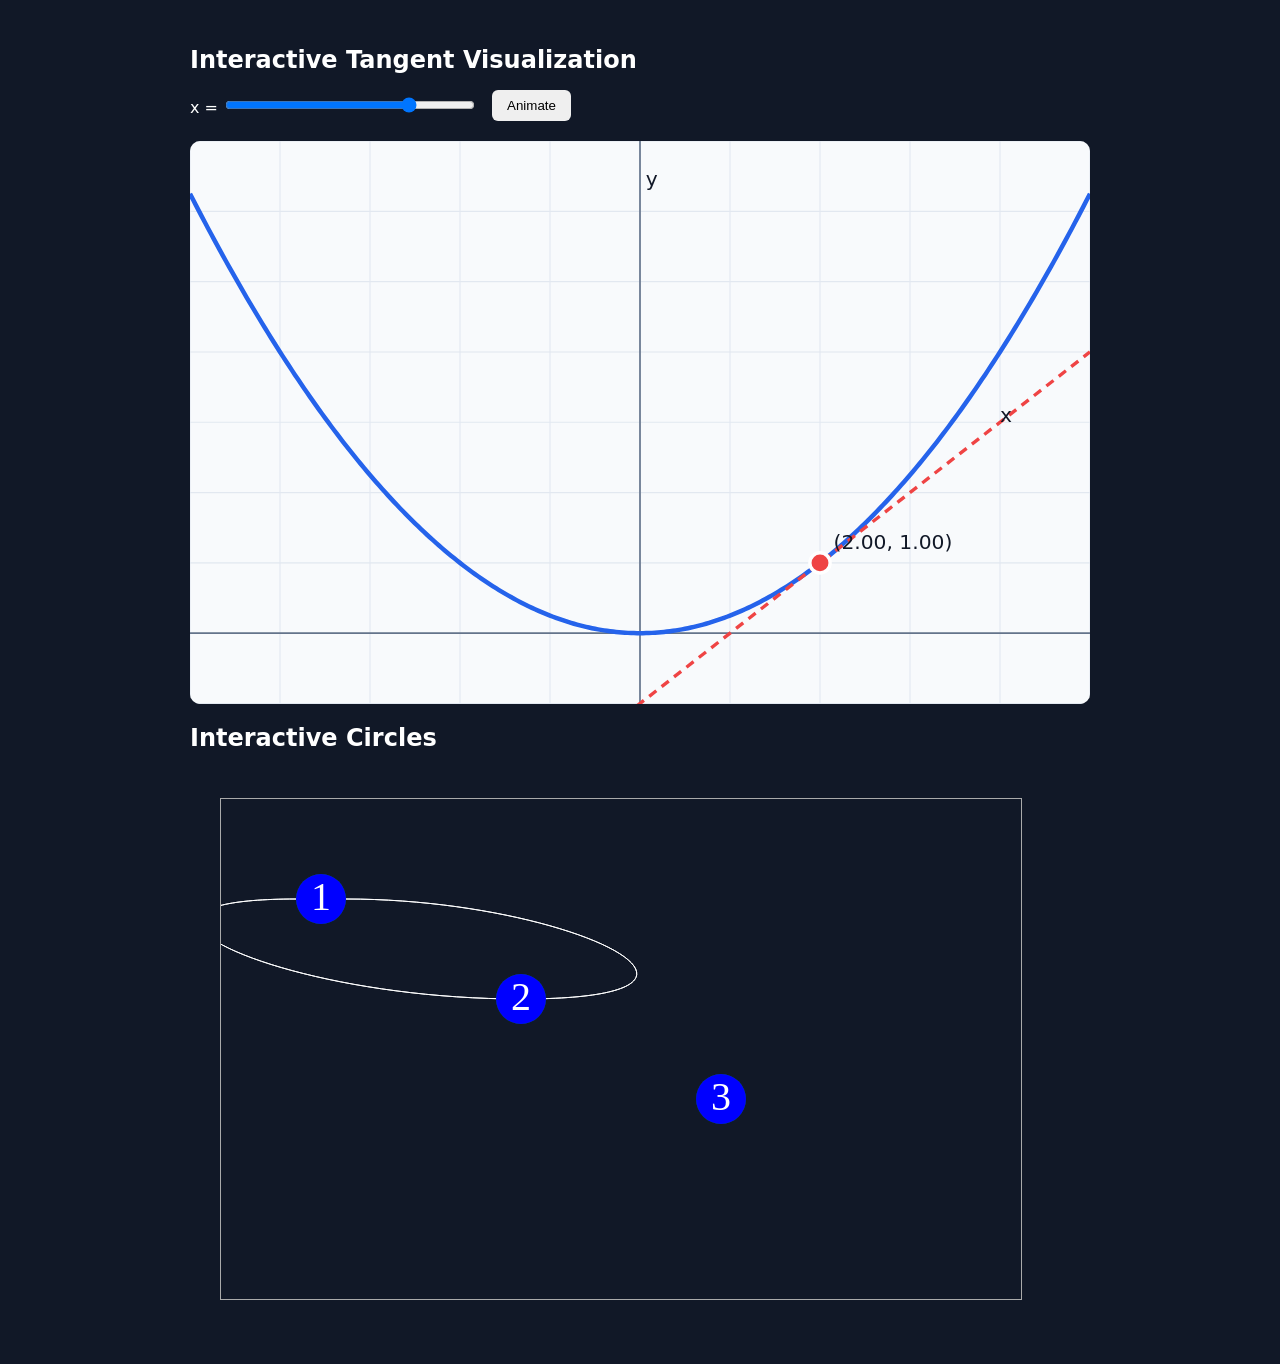
<file: blog/blog_scripts.html>
<!DOCTYPE html>
<html lang="en">
<head>
    <meta charset="UTF-8">
    <meta name="viewport" content="width=device-width, initial-scale=1.0">
    <title>Scripts of the blog</title>

    <style>
        body {
            margin: 0;
            font-family: system-ui, sans-serif;
            background: #111827;
            color: white;
            display: flex;
            justify-content: center;
        }

        .container {
            width: min(900px, 95vw);
            padding: 30px;
        }

        h1 {
            font-size: 24px;
        }

        .controls {
            display: flex;
            align-items: center;
            gap: 15px;
            margin-bottom: 20px;
        }

        input {
            width: 250px;
        }

        button {
            padding: 8px 15px;
            border: 0;
            border-radius: 6px;
            cursor: pointer;
        }

        svg {
            width: 100%;
            background: #f8fafc;
            border-radius: 10px;
        }

        .axis {
            stroke: #64748b;
            stroke-width: 1.5;
        }

        .grid {
            stroke: #e2e8f0;
            stroke-width: 1;
        }

        .function {
            fill: none;
            stroke: #2563eb;
            stroke-width: 4;
        }

        .tangent {
            stroke: #ef4444;
            stroke-width: 3;
            stroke-dasharray: 8 6;
        }

        .point {
            fill: #ef4444;
            stroke: white;
            stroke-width: 3;
            cursor: grab;
        }

        .point:active {
            cursor: grabbing;
        }

        text {
            user-select: none;
        }

        #info {
            color: #cbd5e1;
            margin-top: 15px;
        }

        canvas {
        border: 1px solid #aaa;
        cursor: grab;
        }

        canvas:active {
        cursor: grabbing;
        }
    </style>
</head>

<body>

<div class="container">

    <h1>Interactive Tangent Visualization</h1>

    <div class="controls">
        <label>
            x =
            <input id="slider"
                   type="range"
                   min="-4"
                   max="4"
                   step="0.01"
                   value="2">
        </label>

        <button id="animateButton">
            Animate
        </button>
    </div>

    <svg id="scene" viewBox="0 0 800 500">

        <!-- Grid -->
        <g id="grid"></g>

        <!-- Axes -->
        <line id="xAxis" class="axis"/>
        <line id="yAxis" class="axis"/>

        <!-- Function -->
        <path id="function" class="function"/>

        <!-- Tangent -->
        <line id="tangent" class="tangent"/>

        <!-- Point -->
        <circle id="point" class="point" r="9"/>

        <!-- Labels -->
        <text id="pointLabel"
              font-size="18"
              fill="#111827"/>

        <text x="720" y="250"
              font-size="18"
              fill="#111827">
            x
        </text>

        <text x="405" y="40"
              font-size="18"
              fill="#111827">
            y
        </text>

    </svg>




    <h1>Interactive Circles</h1>

    <div class="container">
        <canvas id="canvas" width="800" height="500"></canvas>
    </div>


</div>




<script>

    //
    // ------------------------------------------------------------
    // 1. Mathematical model
    // ------------------------------------------------------------
    //

    // Our function:
    //
    //                 x²
    //        f(x) =  ----
    //                  4
    //

    function f(x) {
        return x * x / 4;
    }


    // Its derivative:
    //
    //        f'(x) = x / 2
    //

    function derivative(x) {
        return x / 2;
    }


    //
    // ------------------------------------------------------------
    // 2. Coordinate system
    // ------------------------------------------------------------
    //

    const svg = document.getElementById("scene");

    const WIDTH = 800;
    const HEIGHT = 500;

    const X_MIN = -5;
    const X_MAX = 5;

    const Y_MIN = -1;
    const Y_MAX = 7;


    // Convert mathematical coordinates
    // into SVG pixel coordinates.

    function sx(x) {
        return (x - X_MIN)
            / (X_MAX - X_MIN)
            * WIDTH;
    }

    function sy(y) {
        return HEIGHT -
            (y - Y_MIN)
            / (Y_MAX - Y_MIN)
            * HEIGHT;
    }


    //
    // ------------------------------------------------------------
    // 3. Draw grid
    // ------------------------------------------------------------
    //

    const grid = document.getElementById("grid");

    for (let x = X_MIN; x <= X_MAX; x++) {

        const line = document.createElementNS(
            "http://www.w3.org/2000/svg",
            "line"
        );

        line.setAttribute("x1", sx(x));
        line.setAttribute("x2", sx(x));
        line.setAttribute("y1", 0);
        line.setAttribute("y2", HEIGHT);

        line.classList.add("grid");

        grid.appendChild(line);
    }


    for (let y = Y_MIN; y <= Y_MAX; y++) {

        const line = document.createElementNS(
            "http://www.w3.org/2000/svg",
            "line"
        );

        line.setAttribute("x1", 0);
        line.setAttribute("x2", WIDTH);
        line.setAttribute("y1", sy(y));
        line.setAttribute("y2", sy(y));

        line.classList.add("grid");

        grid.appendChild(line);
    }


    //
    // ------------------------------------------------------------
    // 4. Draw axes
    // ------------------------------------------------------------
    //

    const xAxis = document.getElementById("xAxis");
    const yAxis = document.getElementById("yAxis");

    xAxis.setAttribute("x1", sx(X_MIN));
    xAxis.setAttribute("x2", sx(X_MAX));
    xAxis.setAttribute("y1", sy(0));
    xAxis.setAttribute("y2", sy(0));

    yAxis.setAttribute("x1", sx(0));
    yAxis.setAttribute("x2", sx(0));
    yAxis.setAttribute("y1", sy(Y_MIN));
    yAxis.setAttribute("y2", sy(Y_MAX));


    //
    // ------------------------------------------------------------
    // 5. Draw function
    // ------------------------------------------------------------
    //

    const functionPath =
        document.getElementById("function");

    let path = "";

    const samples = 300;

    for (let i = 0; i <= samples; i++) {

        const x =
            X_MIN +
            (X_MAX - X_MIN) * i / samples;

        const y = f(x);

        const px = sx(x);
        const py = sy(y);

        if (i === 0) {
            path += `M ${px} ${py}`;
        } else {
            path += ` L ${px} ${py}`;
        }
    }

    functionPath.setAttribute("d", path);


    //
    // ------------------------------------------------------------
    // 6. Interactive state
    // ------------------------------------------------------------
    //

    let currentX = 2;

    const point =
        document.getElementById("point");

    const tangent =
        document.getElementById("tangent");

    const pointLabel =
        document.getElementById("pointLabel");

    const slider =
        document.getElementById("slider");

    const info =
        document.getElementById("info");


    //
    // ------------------------------------------------------------
    // 7. Update the entire visualization
    // ------------------------------------------------------------
    //

    function update() {

        const x = currentX;
        const y = f(x);
        const slope = derivative(x);

        //
        // Move point
        //

        point.setAttribute("cx", sx(x));
        point.setAttribute("cy", sy(y));


        //
        // Tangent equation:
        //
        // y = f(a) + f'(a)(x-a)
        //

        const x1 = X_MIN;
        const x2 = X_MAX;

        const y1 =
            y + slope * (x1 - x);

        const y2 =
            y + slope * (x2 - x);


        tangent.setAttribute("x1", sx(x1));
        tangent.setAttribute("y1", sy(y1));

        tangent.setAttribute("x2", sx(x2));
        tangent.setAttribute("y2", sy(y2));


        //
        // Point label
        //

        pointLabel.setAttribute(
            "x",
            sx(x) + 12
        );

        pointLabel.setAttribute(
            "y",
            sy(y) - 12
        );

        pointLabel.textContent =
            `(${x.toFixed(2)}, ${y.toFixed(2)})`;


        //
        // Information below graph
        //

        info.innerHTML =
            `<strong>f(x) = x² / 4</strong>
            &nbsp;&nbsp;
            f'(${x.toFixed(2)}) = ${slope.toFixed(2)}`;


        //
        // Keep slider synchronized
        //

        slider.value = currentX;
    }


    //
    // ------------------------------------------------------------
    // 8. Slider interaction
    // ------------------------------------------------------------
    //

    slider.addEventListener("input", () => {

        currentX =
            Number(slider.value);

        update();
    });


    //
    // ------------------------------------------------------------
    // 9. Dragging the point
    // ------------------------------------------------------------
    //

    let dragging = false;

    point.addEventListener(
        "pointerdown",
        event => {

            dragging = true;

            point.setPointerCapture(
                event.pointerId
            );
        }
    );


    point.addEventListener(
        "pointermove",
        event => {

            if (!dragging) return;

            //
            // Convert mouse position into SVG coordinates
            //

            const rect =
                svg.getBoundingClientRect();

            const px =
                (event.clientX - rect.left)
                / rect.width
                * WIDTH;

            //
            // Convert SVG x back to mathematical x
            //

            let x =
                X_MIN +
                px / WIDTH
                * (X_MAX - X_MIN);

            //
            // Clamp x
            //

            x = Math.max(
                X_MIN,
                Math.min(X_MAX, x)
            );

            currentX = x;

            update();
        }
    );


    point.addEventListener(
        "pointerup",
        () => {
            dragging = false;
        }
    );


    //
    // ------------------------------------------------------------
    // 10. Animation
    // ------------------------------------------------------------
    //

    const animateButton =
        document.getElementById("animateButton");

    let animationRunning = false;

    animateButton.addEventListener(
        "click",
        () => {

            if (animationRunning) return;

            animationRunning = true;

            const startX = -4;
            const endX = 4;

            const duration = 3000;

            const startTime =
                performance.now();


            function animate(time) {

                const elapsed =
                    time - startTime;

                const progress =
                    Math.min(
                        elapsed / duration,
                        1
                    );


                //
                // Smooth easing
                //

                const eased =
                    progress < 0.5
                    ? 2 * progress * progress
                    : 1 -
                    Math.pow(
                        -2 * progress + 2,
                        2
                    ) / 2;


                currentX =
                    startX +
                    (endX - startX) * eased;

                update();


                if (progress < 1) {

                    requestAnimationFrame(
                        animate
                    );

                } else {

                    animationRunning = false;
                }
            }


            requestAnimationFrame(animate);
        }
    );


    // Initial render
    update();

</script>



<script>
    const canvas = document.getElementById("canvas");
    const ctx = canvas.getContext("2d");

    // List of the object we want
    const objects = [
        { type: "circle", x: 100, y: 100, radius: 25, label: "1", rotation: 0, rot_system: [0,1] },
        { type: "circle", x: 300, y: 200, radius: 25, label: "2", rotation: 0, rot_system: [0,1] },
        { type: "circle", x: 500, y: 300, radius: 25, label: "3", rotation: 0, rot_system: [] },
    ];

    const edges = [
        { type: "edge", id: "E1", endpt1_idx: 0, endpt2_idx: 1, label: "1" },
        { type: "edge", id: "E2", endpt1_idx: 0, endpt2_idx: 1, label: "2" },
    ]


    // List of the object we want
    const objects_target = [
        { type: "circle", x: 100, y: 100, radius: 25, label: "1", rotation: 0, rot_system: [0,1] },
        { type: "circle", x: 300, y: 200, radius: 25, label: "2", rotation: 0, rot_system: [0,1] },
        { type: "circle", x: 500, y: 300, radius: 25, label: "3", rotation: 0, rot_system: [] },
    ];

    const edges_target = [
        { type: "edge", id: "E1", endpt1_idx: 0, endpt2_idx: 1, label: "1" },
        { type: "edge", id: "E2", endpt1_idx: 0, endpt2_idx: 1, label: "2" },
    ]

    // Variables for the dragging and clicking functionalities
    let dragging_obj = false;
    let obj_dragged = 0;

    // These are the offsets of the mouse with respect to the center of the dragged object
    let offsetX = 0;
    let offsetY = 0;

    // We use this to see if we have moved the mouse (thus clicked) or not
    let distXdown = 0;
    let distYdown = 0;
    let distXup = 0;
    let distYup = 0;

    // Draw everything
    function draw_target() {
        let mult_shift = 10

        // Draw all edges
        for (let j = edges_target.length - 1; j >= 0; j--) {
            // Find the endpoints and the directions for edges
            let x0 = objects_target[edges_target[j].endpt1_idx].x;
            let y0 = objects_target[edges_target[j].endpt1_idx].y;
            let x1 = objects_target[edges_target[j].endpt2_idx].x;
            let y1 = objects_target[edges_target[j].endpt2_idx].y;

            let angl0   = objects_target[edges_target[j].endpt1_idx].rotation + 2 * Math.PI * (objects_target[edges_target[j].endpt1_idx].rot_system.indexOf(j) / objects_target[edges_target[j].endpt1_idx].rot_system.length);
            let shiftx0 = objects_target[edges_target[j].endpt1_idx].radius * Math.cos(angl0);
            let shifty0 = objects_target[edges_target[j].endpt1_idx].radius * Math.sin(angl0);

            let angl1   = objects_target[edges_target[j].endpt2_idx].rotation + 2 * Math.PI * (objects_target[edges_target[j].endpt2_idx].rot_system.indexOf(j) / objects_target[edges_target[j].endpt2_idx].rot_system.length);
            let shiftx1 = objects_target[edges_target[j].endpt2_idx].radius * Math.cos(angl1);
            let shifty1 = objects_target[edges_target[j].endpt2_idx].radius * Math.sin(angl1);
            
            // Draw the actual Bezier curve
            ctx.beginPath();
            ctx.moveTo(x0+shiftx0, y0+shifty0);
            ctx.bezierCurveTo(x0+mult_shift*shiftx0, y0+mult_shift*shifty0, x1+mult_shift*shiftx1, y1+mult_shift*shifty1, x1, y1);

            ctx.strokeStyle = "white";
            ctx.stroke();
        }

        // Draw all circles
        for (let i = objects_target.length - 1; i >= 0; i--) {
            // Draw the circle itself
            ctx.beginPath();
            ctx.arc(objects_target[i].x, objects_target[i].y, objects_target[i].radius, 0, 2 * Math.PI);
            ctx.fillStyle = "green";
            ctx.fill();

            // Draw the label
            ctx.font = "40px Open Sans";
            ctx.fillStyle = "white";
            ctx.textBaseline = "middle";
            ctx.textAlign = "center";
            ctx.fillText(objects_target[i].label, objects_target[i].x, objects_target[i].y);
        }
    }

    // Draw everything
    function draw_object() {
        let mult_shift = 10

        // Draw all edges
        for (let j = edges.length - 1; j >= 0; j--) {
            // Find the endpoints and the directions for edges
            let x0 = objects[edges[j].endpt1_idx].x;
            let y0 = objects[edges[j].endpt1_idx].y;
            let x1 = objects[edges[j].endpt2_idx].x;
            let y1 = objects[edges[j].endpt2_idx].y;

            let angl0 = objects[edges[j].endpt1_idx].rotation + 2 * Math.PI * (objects[edges[j].endpt1_idx].rot_system.indexOf(j) / objects[edges[j].endpt1_idx].rot_system.length);
            let shiftx0 = objects[edges[j].endpt1_idx].radius * Math.cos(angl0);
            let shifty0 = objects[edges[j].endpt1_idx].radius * Math.sin(angl0);

            let angl1 = objects[edges[j].endpt2_idx].rotation + 2 * Math.PI * (objects[edges[j].endpt2_idx].rot_system.indexOf(j) / objects[edges[j].endpt2_idx].rot_system.length);
            let shiftx1 = objects[edges[j].endpt2_idx].radius * Math.cos(angl1);
            let shifty1 = objects[edges[j].endpt2_idx].radius * Math.sin(angl1);
            
            // Draw the actual Bezier curve
            ctx.beginPath();
            ctx.moveTo(x0+shiftx0, y0+shifty0);
            ctx.bezierCurveTo(x0+mult_shift*shiftx0, y0+mult_shift*shifty0, x1+mult_shift*shiftx1, y1+mult_shift*shifty1, x1, y1);

            ctx.strokeStyle = "white";
            ctx.stroke();
        }

        // Draw all circles
        for (let i = objects.length - 1; i >= 0; i--) {
            // Draw the circle itself
            ctx.beginPath();
            ctx.arc(objects[i].x, objects[i].y, objects[i].radius, 0, 2 * Math.PI);
            if (obj_dragged != i || dragging_obj == false) {
                ctx.fillStyle = "blue";
                ctx.fill();
            } else {
                ctx.fillStyle = "red";
                ctx.fill();
            }

            // Draw the label
            ctx.font = "40px Open Sans";
            ctx.fillStyle = "white";
            ctx.textBaseline = "middle";
            ctx.textAlign = "center";
            ctx.fillText(objects[i].label, objects[i].x, objects[i].y);
        }
    }

    function draw() {
        ctx.clearRect(0, 0, canvas.width, canvas.height);

        draw_target();
        draw_object();
    }

    // Mouse pressed
    canvas.addEventListener("mousedown", (event) => {
        const rect = canvas.getBoundingClientRect();

        const mouseX = event.clientX - rect.left;
        const mouseY = event.clientY - rect.top;

        distXdown = mouseX
        distYdown = mouseY

        // Is the mouse inside a circle?
        for (let i = objects.length - 1; i >= 0; i-- && dragging_obj == false) {
            const dx = mouseX - objects[i].x;
            const dy = mouseY - objects[i].y;

            if (dx * dx + dy * dy <= objects[i].radius * objects[i].radius) {
                dragging_obj = true;
                obj_dragged = i

                // Remember where inside the object we clicked
                offsetX = mouseX - objects[i].x;
                offsetY = mouseY - objects[i].y;
            }
        }
    });


    // Mouse moved
    canvas.addEventListener("mousemove", (event) => {
        if (!dragging_obj) return;

        const rect = canvas.getBoundingClientRect();

        const mouseX = event.clientX - rect.left;
        const mouseY = event.clientY - rect.top;

        objects[obj_dragged].x = mouseX - offsetX;
        objects[obj_dragged].y = mouseY - offsetY;

        draw();
    });


    // Mouse released
    canvas.addEventListener("mouseup", () => {
        dragging_obj = false;
        obj_dragged = 0

        draw();
    });

    // Mouse leaves the canvas
    canvas.addEventListener("mouseleave", () => {
        dragging_obj = false;
        obj_dragged = 0

        draw();
    });

    // Mouse clicks a vertex
    canvas.addEventListener("click", (event) => {
        if (dragging_obj) return;

        const rect = canvas.getBoundingClientRect();

        const mouseX = event.clientX - rect.left;
        const mouseY = event.clientY - rect.top;

        // Is the mouse inside a circle?
        for (let i = objects.length - 1; i >= 0 && ( Math.abs(distXdown - mouseX) + Math.abs(distYdown - mouseY) ) < 10; i--) {
            const dx = mouseX - objects[i].x;
            const dy = mouseY - objects[i].y;

            if (dx * dx + dy * dy <= objects[i].radius * objects[i].radius) {
                objects[i].rotation += 2/9 * Math.PI;
                return;         // with this, we don't rotate all vertices but only one if overlapped
            }
        }
    });

    draw();
</script>


</body>
</html>
</file>
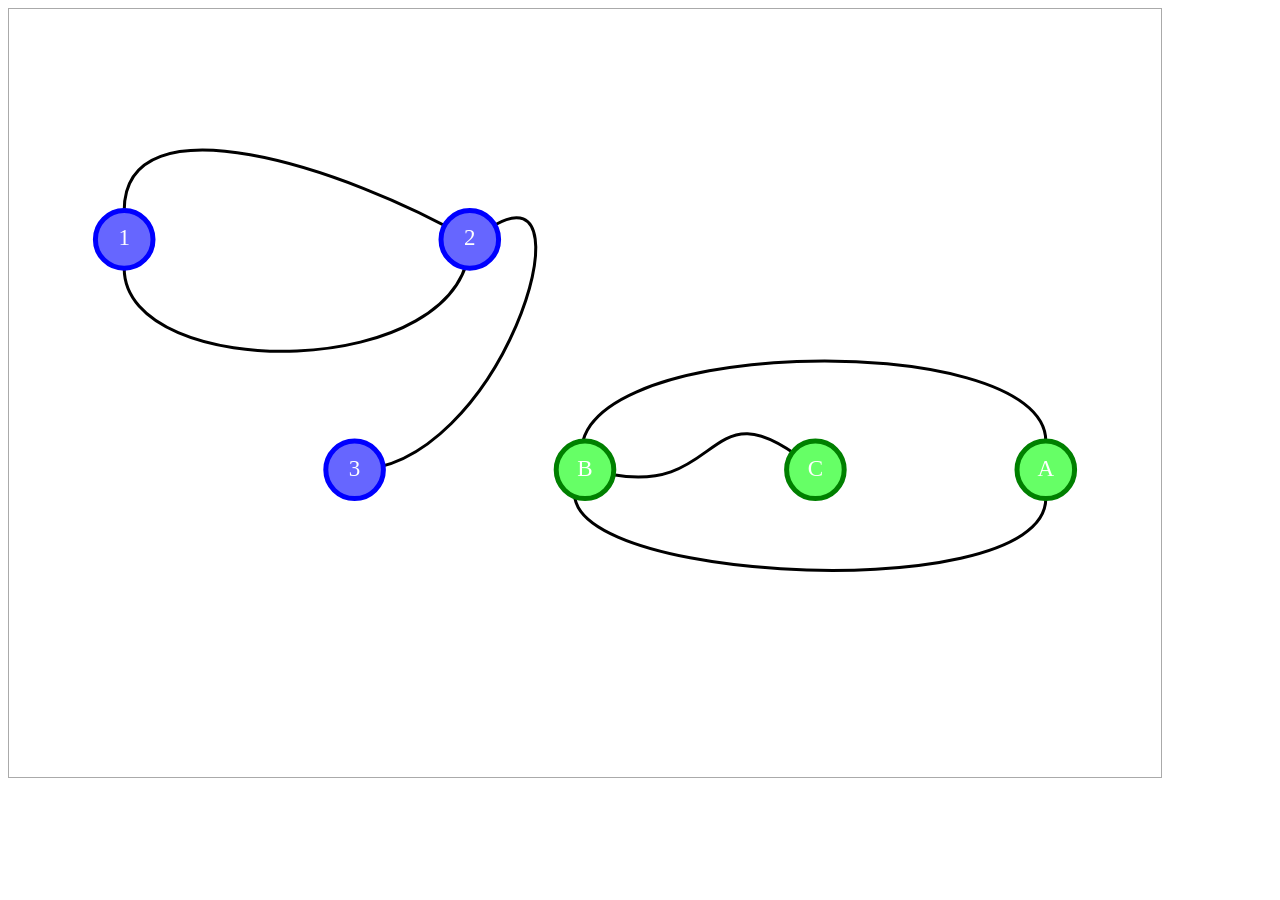
<file: blog/interactive_maps.html>
<!DOCTYPE html>
<html lang="en">
<head>
    <meta charset="UTF-8">
    <meta name="viewport" content="width=device-width, initial-scale=1.0">
    <title>Scripts of the blog</title>

    <style>
        canvas {
            border: 1px solid #aaa;
            cursor: grab;
            touch-action: none;
            user-select: none;
            -webkit-user-select: none;
        }

        canvas:active {
            cursor: grabbing;
        }
    </style>
</head>

<body>

<div class="container">
    <canvas id="canvas"></canvas>
</div>

<script>
    const canvas = document.getElementById("canvas");
    const ctx = canvas.getContext("2d");

    // Resize window
    const ratio = 0.6;
    canvas.width = 0.9 * window.innerWidth;
    canvas.height = ratio * window.innerWidth;    

    const scaling = canvas.width / 1000;

    let labelFontSize = 20 * scaling;

    // List of the MODIFIABLE OBJECT
    const objects = [
        { type: "circle", x: 100*scaling, y: 200*scaling, radius: 25*scaling, label: "1", color_border: "#0000FF", color_fill: "#6666FF", rotation: .5 * Math.PI, rot_system: [0,1] },
        { type: "circle", x: 400*scaling, y: 200*scaling, radius: 25*scaling, label: "2", color_border: "#0000FF", color_fill: "#6666FF", rotation: .5 * Math.PI, rot_system: [0,1,2] },
        { type: "circle", x: 300*scaling, y: 400*scaling, radius: 25*scaling, label: "3", color_border: "#0000FF", color_fill: "#6666FF", rotation:  0 * Math.PI, rot_system: [2] },
    ];

    const edges = [
        { type: "edge", id: "E1", endpt1_idx: 0, endpt2_idx: 1, label: "1" },
        { type: "edge", id: "E2", endpt1_idx: 0, endpt2_idx: 1, label: "2" },
        { type: "edge", id: "E3", endpt1_idx: 1, endpt2_idx: 2, label: "3" },
    ]


    // List of the FIXED OBJECT
    const objects_target = [
        { type: "circle", x: 900*scaling, y: 400*scaling, radius: 25*scaling, label: "A", color_border: "green", color_fill: "#66FF66", rotation: (.5) * Math.PI, rot_system: [0,1] },
        { type: "circle", x: 500*scaling, y: 400*scaling, radius: 25*scaling, label: "B", color_border: "green", color_fill: "#66FF66", rotation: (.5 + 2/9) * Math.PI, rot_system: [0,1,2] },
        { type: "circle", x: 700*scaling, y: 400*scaling, radius: 25*scaling, label: "C", color_border: "green", color_fill: "#66FF66", rotation:  11/9 * Math.PI, rot_system: [2] },
    ];

    const edges_target = [
        { type: "edge", id: "E1", endpt1_idx: 0, endpt2_idx: 1, label: "1" },
        { type: "edge", id: "E2", endpt1_idx: 0, endpt2_idx: 1, label: "2" },
        { type: "edge", id: "E3", endpt1_idx: 1, endpt2_idx: 2, label: "3" },
    ]

    // Variables for the dragging and clicking functionalities
    let dragging_obj = false;
    let obj_dragged = 0;

    // These are the offsets of the mouse with respect to the center of the dragged object
    let offsetX = 0;
    let offsetY = 0;

    // We use this to see if we have moved the mouse (thus clicked) or not
    let distXdown = 0;
    let distYdown = 0;
    let distXup = 0;
    let distYup = 0;

    //      DRAWING FUNCTIONS
    //
    // Draw fixed
    function draw_target() {
        let mult_shift = 5
        
        // Draw all edges
        ctx.lineWidth = 3;
        for (let j = edges_target.length - 1; j >= 0; j--) {
            // Find the endpoints and the directions for edges
            let x0 = objects_target[edges_target[j].endpt1_idx].x;
            let y0 = objects_target[edges_target[j].endpt1_idx].y;
            let x1 = objects_target[edges_target[j].endpt2_idx].x;
            let y1 = objects_target[edges_target[j].endpt2_idx].y;

            let angl0   = objects_target[edges_target[j].endpt1_idx].rotation + 2 * Math.PI * (objects_target[edges_target[j].endpt1_idx].rot_system.indexOf(j) / objects_target[edges_target[j].endpt1_idx].rot_system.length);
            let shiftx0 = objects_target[edges_target[j].endpt1_idx].radius * Math.cos(angl0);
            let shifty0 = objects_target[edges_target[j].endpt1_idx].radius * Math.sin(angl0);

            let angl1   = objects_target[edges_target[j].endpt2_idx].rotation + 2 * Math.PI * (objects_target[edges_target[j].endpt2_idx].rot_system.indexOf(j) / objects_target[edges_target[j].endpt2_idx].rot_system.length);
            let shiftx1 = objects_target[edges_target[j].endpt2_idx].radius * Math.cos(angl1);
            let shifty1 = objects_target[edges_target[j].endpt2_idx].radius * Math.sin(angl1);
            
            // Draw the actual Bezier curve
            ctx.beginPath();
            ctx.moveTo(x0+shiftx0, y0+shifty0);
            ctx.bezierCurveTo(x0+mult_shift*shiftx0, y0+mult_shift*shifty0, x1+mult_shift*shiftx1, y1+mult_shift*shifty1, x1, y1);

            ctx.strokeStyle = "black";
            ctx.stroke();
        }

        // Draw all circles
        ctx.lineWidth = 5;
        for (let i = objects_target.length - 1; i >= 0; i--) {
            // Draw the circle itself
            ctx.beginPath();
            ctx.arc(objects_target[i].x, objects_target[i].y, objects_target[i].radius, 0, 2 * Math.PI);
            ctx.fillStyle = objects_target[i].color_fill;
            ctx.fill();
            ctx.strokeStyle = objects_target[i].color_border;
            ctx.stroke();

            // Draw the label
            ctx.font = `${labelFontSize}px Open Sans`;
            ctx.fillStyle = "white";
            ctx.textBaseline = "middle";
            ctx.textAlign = "center";
            ctx.fillText(objects_target[i].label, objects_target[i].x, objects_target[i].y);
        }
    }

    // Draw movable
    function draw_object() {
        let mult_shift = 5

        
        // Draw all edges
        ctx.lineWidth = 3;
        for (let j = edges.length - 1; j >= 0; j--) {
            // Find the endpoints and the directions for edges
            let x0 = objects[edges[j].endpt1_idx].x;
            let y0 = objects[edges[j].endpt1_idx].y;
            let x1 = objects[edges[j].endpt2_idx].x;
            let y1 = objects[edges[j].endpt2_idx].y;

            let angl0 = objects[edges[j].endpt1_idx].rotation + 2 * Math.PI * (objects[edges[j].endpt1_idx].rot_system.indexOf(j) / objects[edges[j].endpt1_idx].rot_system.length);
            let shiftx0 = objects[edges[j].endpt1_idx].radius * Math.cos(angl0);
            let shifty0 = objects[edges[j].endpt1_idx].radius * Math.sin(angl0);

            let angl1 = objects[edges[j].endpt2_idx].rotation + 2 * Math.PI * (objects[edges[j].endpt2_idx].rot_system.indexOf(j) / objects[edges[j].endpt2_idx].rot_system.length);
            let shiftx1 = objects[edges[j].endpt2_idx].radius * Math.cos(angl1);
            let shifty1 = objects[edges[j].endpt2_idx].radius * Math.sin(angl1);
            
            // Draw the actual Bezier curve
            ctx.beginPath();
            ctx.moveTo(x0+shiftx0, y0+shifty0);
            ctx.bezierCurveTo(x0+mult_shift*shiftx0, y0+mult_shift*shifty0, x1+mult_shift*shiftx1, y1+mult_shift*shifty1, x1, y1);

            ctx.strokeStyle = "black";
            ctx.stroke();
        }

        // Draw all circles
        ctx.lineWidth = 5;
        for (let i = objects.length - 1; i >= 0; i--) {
            // Draw the circle itself
            ctx.beginPath();
            ctx.arc(objects[i].x, objects[i].y, objects[i].radius, 0, 2 * Math.PI);
            if (obj_dragged != i || dragging_obj == false) {
                ctx.fillStyle = objects[i].color_fill;
                ctx.fill();
                ctx.strokeStyle = objects[i].color_border;
                ctx.stroke();
            } else {
                ctx.fillStyle = "red";
                ctx.fill();
            }

            // Draw the label
            ctx.font = `${labelFontSize}px Open Sans`;
            ctx.fillStyle = "white";
            ctx.textBaseline = "middle";
            ctx.textAlign = "center";
            ctx.fillText(objects[i].label, objects[i].x, objects[i].y);
        }
    }

    // Draw all
    function draw() {
        ctx.clearRect(0, 0, canvas.width, canvas.height);

        draw_target();
        draw_object();
    }

    //      INPUT MANAGEMENT
    //
    // Object click
    function obj_click(event) {
        const rect = canvas.getBoundingClientRect();

        const mouseX = event.clientX - rect.left;
        const mouseY = event.clientY - rect.top;

        distXdown = mouseX
        distYdown = mouseY

        // Is the mouse inside a circle?
        for (let i = objects.length - 1; i >= 0; i-- && dragging_obj == false) {
            const dx = mouseX - objects[i].x;
            const dy = mouseY - objects[i].y;

            if (dx * dx + dy * dy <= objects[i].radius * objects[i].radius) {
                dragging_obj = true;
                obj_dragged = i;

                // Preserve pointer events throughout the drag
                canvas.setPointerCapture(event.pointerId);

                offsetX = mouseX - objects[i].x;
                offsetY = mouseY - objects[i].y;
            }
        }
    }

    // Object move
    function obj_move(event) {
        if (!dragging_obj) return;

        const rect = canvas.getBoundingClientRect();

        const mouseX = event.clientX - rect.left;
        const mouseY = event.clientY - rect.top;

        objects[obj_dragged].x = mouseX - offsetX;
        objects[obj_dragged].y = mouseY - offsetY;

        draw();
    }

    // Object release
    function obj_release() {
        dragging_obj = false;
        obj_dragged = 0

        draw();
    }

    // Mouse left
    function mouse_left() {
        dragging_obj = false;
        obj_dragged = 0

        draw();
    }

    // Click rotation
    function obj_rotation(event) {
        const rect = canvas.getBoundingClientRect();

        const mouseXclick = event.clientX - rect.left;
        const mouseYclick = event.clientY - rect.top;

        // Is the mouse inside a circle?
        for (let i = objects.length - 1; i >= 0 && ( Math.abs(distXdown - mouseXclick) + Math.abs(distYdown - mouseYclick) ) < 10; i--) {
            const dx = mouseXclick - objects[i].x;
            const dy = mouseYclick - objects[i].y;

            if (dx * dx + dy * dy <= objects[i].radius * objects[i].radius) {
                objects[i].rotation += 2/9 * Math.PI;
                draw();
                return;         // with this, we don't rotate all vertices but only one if overlapped
            }
        }
    }


    //      EVENT LISTENERS
    //
    // Mouse pressed
    canvas.addEventListener("pointerdown", obj_click, {passive: false});
    
    // Mouse moved
    canvas.addEventListener("pointermove", obj_move, {passive: false});
    
    // Mouse released
    canvas.addEventListener("pointerup", obj_release, {passive: false});
    
    // Mouse leaves the canvas
    canvas.addEventListener("pointercancel", mouse_left);
    
    // Mouse clicks a vertex
    canvas.addEventListener("click", obj_rotation);

    draw();
</script>

</body>
</html>
</file>
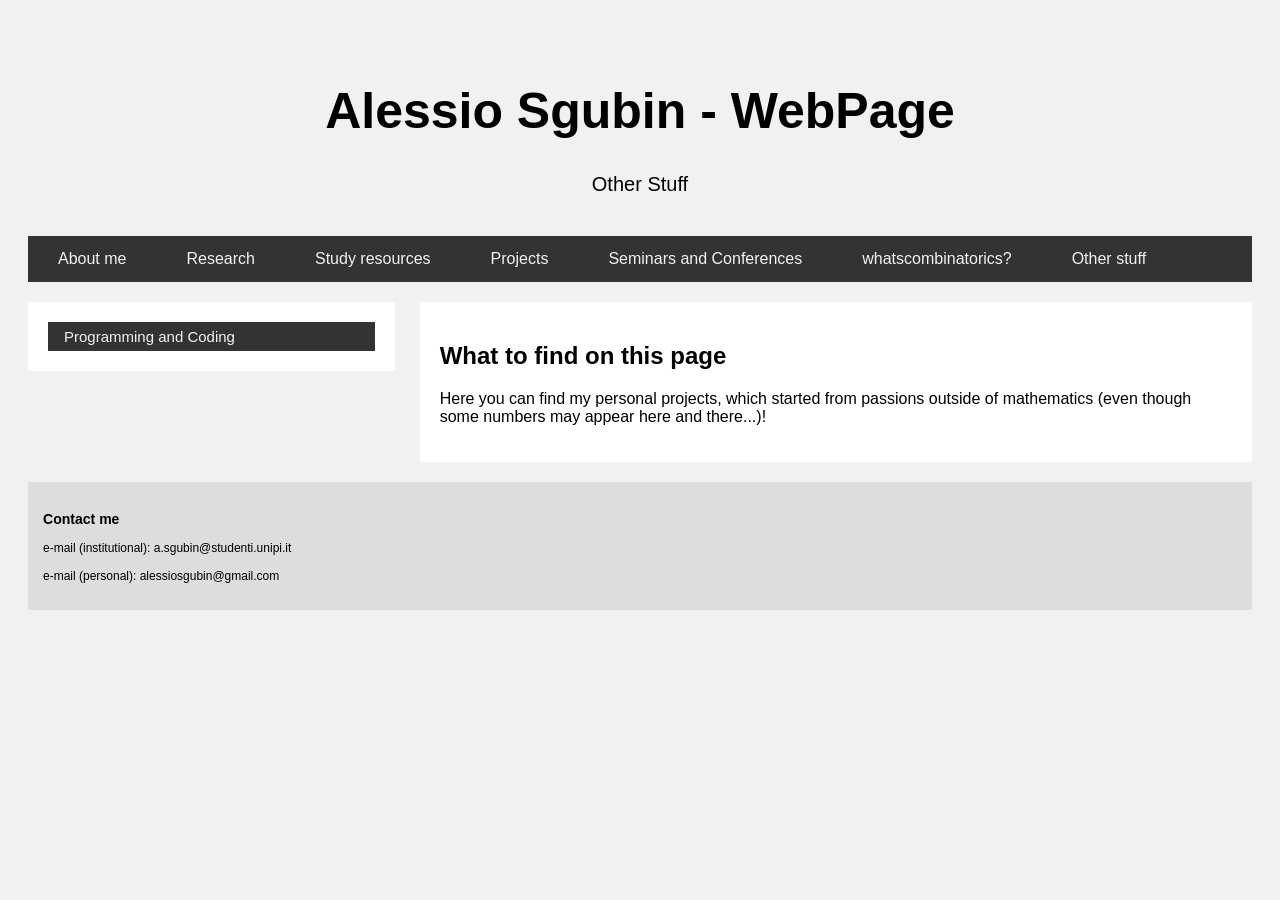
<file: other_stuff/other_stuff.html>
<!DOCTYPE html>
<html lang="en">

<head>
	<link rel="stylesheet" type="text/css" href="../style_stuff.css" />
	<meta charset="utf-8" name="viewport" content="width=device-width, initial-scale=1.0"> 
	<title>Web Page - Alessio Sgubin</title>
</head>

<body>
    <!--        HEADER              -->
	<div class="header">
        <h1>Alessio Sgubin - WebPage</h1>
        <p>Other Stuff</p>
    </div>
    
    <!--        NAVIGATION BAR      -->
    <div class="topnav">
        <a href="../index.html">About me</a>
        <a href="../research/research.html">Research</a>
        <a href="../study_res/study_res.html">Study resources</a>
        <a href="../projects/projects.html">Projects</a>
        <a href="../seminars/seminars.html">Seminars and Conferences</a>
        <a href="https://sites.google.com/view/whatscombinatorics/home?authuser=1">whatscombinatorics?</a>
        <a href="../other_stuff/other_stuff.html">Other stuff</a>
    </div>

    <!--        CONTENT             -->
    <div class="row">
        <div class="leftcolumn">
            <div class="card">
                <div class="sidenav">       <!--    SIDEBAR    -->
                    <button class="dropdown-btn">Programming and Coding<i class="fa fa-caret-down"></i></button>                <!--Year 1-->
                    <div class="dropdown-container">
                        <button class="button2" onclick="select_page('github')">GitHub Repositories</button>
                        <button class="button2" onclick="select_page('ssh_code')">SSH Codes</button>
                    </div>
                </div> 
            </div>
        </div>
        <div class="rightcolumn">
            <div class="card" id="start_page">
                <h2>What to find on this page</h2>
                <p>
                    Here you can find my personal projects, which started from passions outside of mathematics (even though some numbers may appear here and there...)!
                </p>
            </div>
            <div class="card_course" id="start_page">
                <h2>What to find on this page</h2>
                <p>
                    Here you can find my personal projects, which started from passions outside of mathematics (even though some numbers may appear here and there...)!
                </p>
            </div>
            
            <div class="card_course" id="github">
                <h2>GitHub Repositories</h2>
                <p>
                    Here you can find a link to my GitHub profile.
                </p>
                <a class="button1" href="https://github.com/AlessioSgubin">GitHub Profile</a>
            </div>

            <div class="card_course" id="ssh_code">
                <h2>SSH Code</h2>
                <p>
                    Here I collected some lines of code, useful for logging into remote machines and print stuff at the Department of Mathematics, University of Pisa.
                </p>
                <a class="button1" href="sshcodes.txt">SSH Codes</a>
            </div>


<!--                                        TEMPLATE
            <div class="card_course" id="">
                <h2>TITLE</h2>
                <p>
                    DESCRIPTION
                </p>
                <a class="button1" href="#">BUTTON</a>
            </div>
-->
        </div>
    </div>

    <!--        FOOTER              -->
    <div class="footer">
        <h3>Contact me</h3>
        <p>
            e-mail (institutional): a.sgubin@studenti.unipi.it<br><br>
            e-mail (personal): alessiosgubin@gmail.com
        </p>
    </div>


<!--    Script for hiding sidebar   -->
<script>
    //* Loop through all dropdown buttons to toggle between hiding and showing its dropdown content - This allows the user to have multiple dropdowns without any conflict */
    var dropdown = document.getElementsByClassName("dropdown-btn");
    var i;

    for (i = 0; i < dropdown.length; i++) {
    dropdown[i].addEventListener("click", function() {
        this.classList.toggle("active");
        var dropdownContent = this.nextElementSibling;
        if (dropdownContent.style.display === "block") {
        dropdownContent.style.display = "none";
        } else {
        dropdownContent.style.display = "block";
        }
    });
    } 
</script>

<script>
    // Reading localStorage for a specific page to open at the start
    var passed_parameters = window.location.search;
    var urlParams = new URLSearchParams(passed_parameters);
    var current_card = urlParams.get('specaddr')
    if (current_card === null) {
        current_card = "start_page";
    }
    select_page(current_card)

    // Defining the function that hide/draws the different cards
    function select_page(id_page) {
        var cards = document.getElementsByClassName("card_course");
        for (i = 0; i < cards.length; i++) {
            if (cards[i].id === id_page) {
                cards[i].style.display = "block";
            }
            else {
                cards[i].style.display = "none";
            }
        }
        document.getElementById("start_page").style.display = "none";
    }
</script>


</body>
</file>
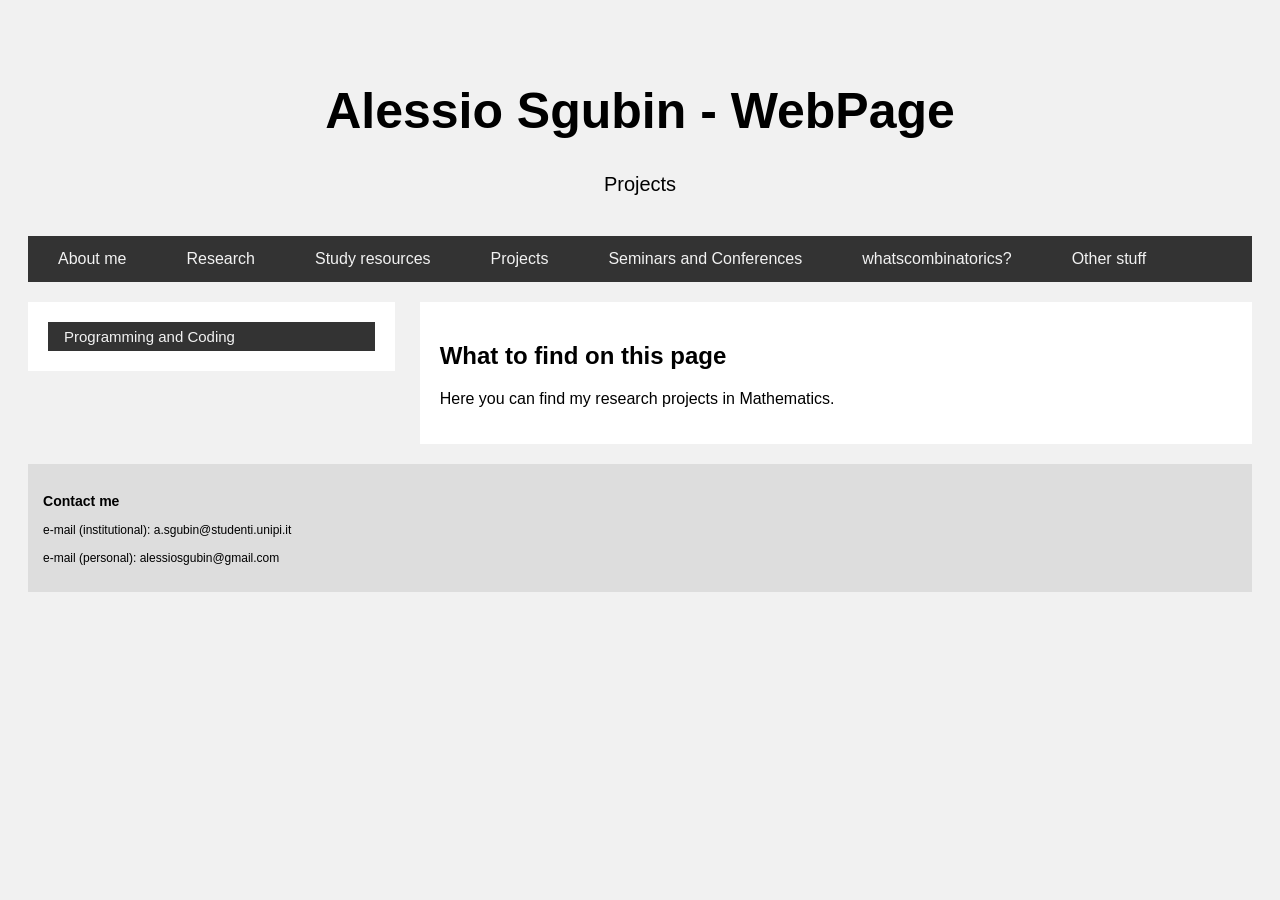
<file: projects/projects.html>
<!DOCTYPE html>
<html lang="en">

<head>
	<link rel="stylesheet" type="text/css" href="../style_stuff.css" />
	<meta charset="utf-8" name="viewport" content="width=device-width, initial-scale=1.0"> 
	<title>Web Page - Alessio Sgubin</title>
</head>

<body>
    <!--        HEADER              -->
	<div class="header">
        <h1>Alessio Sgubin - WebPage</h1>
        <p>Projects</p>
    </div>
    
    <!--        NAVIGATION BAR      -->
    <div class="topnav">
        <a href="../index.html">About me</a>
        <a href="../research/research.html">Research</a>
        <a href="../study_res/study_res.html">Study resources</a>
        <a href="../projects/projects.html">Projects</a>
        <a href="../seminars/seminars.html">Seminars and Conferences</a>
        <a href="https://sites.google.com/view/whatscombinatorics/home?authuser=1">whatscombinatorics?</a>
        <a href="../other_stuff/other_stuff.html">Other stuff</a>
    </div>

    <!--        CONTENT             -->
    <div class="row">
        <div class="leftcolumn">
            <div class="card">
                <div class="sidenav">       <!--    SIDEBAR    -->
                    <button class="dropdown-btn">Programming and Coding<i class="fa fa-caret-down"></i></button>                <!--Year 1-->
                    <div class="dropdown-container">
                        <button class="button2" onclick="select_page('sandpile')">Sorted Sandpiles</button>
                    </div>
                </div> 
            </div>
        </div>
        <div class="rightcolumn">
            <div class="card" id="start_page">
                <h2>What to find on this page</h2>
                <p>
                    Here you can find my research projects in Mathematics.
                </p>
            </div>
            <div class="card_course" id="start_page">
                <h2>What to find on this page</h2>
                <p>
                    Here you can find my research projects in Mathematics.
                </p>
            </div>
            
            <div class="card_course" id="sandpile">
                <h2>Sorted Sandpiles</h2>
                <p>
                    Since I started working on my <a href="../study_res/study_res.html?specaddr=start_page">Master Thesis</a>' project, I needed to implement in <a href="https://www.sagemath.org/">SageMath</a> a slightly different version of a combinatorial structure known as sandpile.<br>
                    Here you can find the project, maybe in the future it will be decent enough to be worthy of publishing (or trying publishing at least)!
                </p>
                <a class="button1" href="https://github.com/AlessioSgubin/sandpiles2">Sandpile Project</a>
            </div>


<!--                                        TEMPLATE
            <div class="card_course" id="">
                <h2>TITLE</h2>
                <p>
                    DESCRIPTION
                </p>
                <a class="button1" href="#">BUTTON</a>
            </div>
-->
        </div>
    </div>

    <!--        FOOTER              -->
    <div class="footer">
        <h3>Contact me</h3>
        <p>
            e-mail (institutional): a.sgubin@studenti.unipi.it<br><br>
            e-mail (personal): alessiosgubin@gmail.com
        </p>
    </div>


<!--    Script for hiding sidebar   -->
<script>
    //* Loop through all dropdown buttons to toggle between hiding and showing its dropdown content - This allows the user to have multiple dropdowns without any conflict */
    var dropdown = document.getElementsByClassName("dropdown-btn");
    var i;

    for (i = 0; i < dropdown.length; i++) {
    dropdown[i].addEventListener("click", function() {
        this.classList.toggle("active");
        var dropdownContent = this.nextElementSibling;
        if (dropdownContent.style.display === "block") {
        dropdownContent.style.display = "none";
        } else {
        dropdownContent.style.display = "block";
        }
    });
    } 
</script>

<script>
    // Reading localStorage for a specific page to open at the start
    var passed_parameters = window.location.search;
    var urlParams = new URLSearchParams(passed_parameters);
    var current_card = urlParams.get('specaddr')
    if (current_card === null) {
        current_card = "start_page";
    }
    select_page(current_card)

    // Defining the function that hide/draws the different cards
    function select_page(id_page) {
        var cards = document.getElementsByClassName("card_course");
        for (i = 0; i < cards.length; i++) {
            if (cards[i].id === id_page) {
                cards[i].style.display = "block";
            }
            else {
                cards[i].style.display = "none";
            }
        }
        document.getElementById("start_page").style.display = "none";
    }
</script>


</body>
</file>
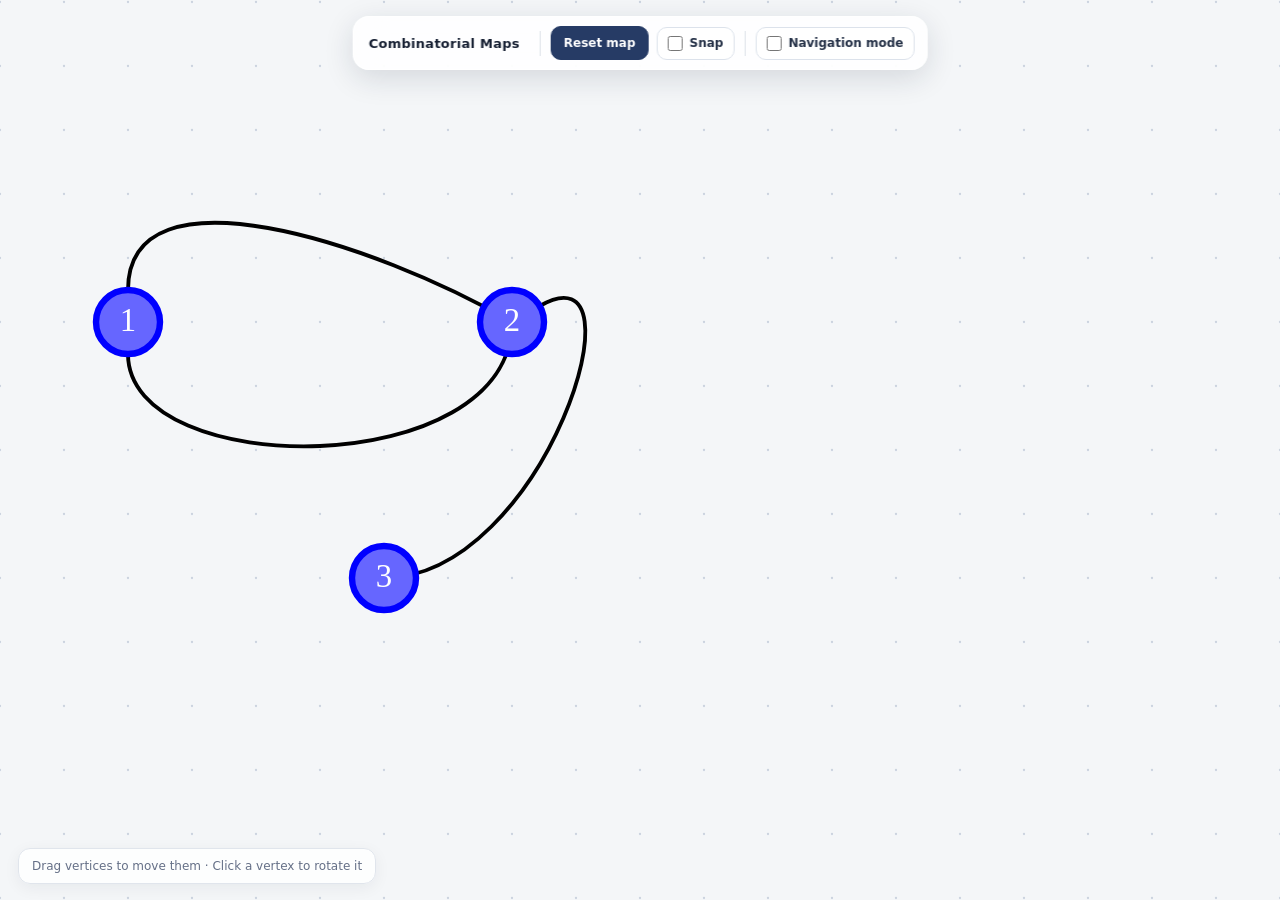
<file: blog/map_drawing/map_drawing.html>
<!DOCTYPE html>
<html lang="en">
<head>
    <meta charset="UTF-8">
    <meta name="viewport" content="width=device-width, initial-scale=1.0">
    <title>Editor of Combinatorial Maps</title>

    <style>
        * { box-sizing: border-box; }
        html, body {
            width: 100%; height: 100%; margin: 0; overflow: hidden;
            font-family: Inter, system-ui, -apple-system, BlinkMacSystemFont, "Segoe UI", sans-serif;
            background: #f4f6f8; color: #172033;
        }
        .app-shell { width: 100vw; height: 100dvh; position: relative; overflow: hidden; }
        .floating-menu {
            position: fixed; z-index: 10; top: 16px; left: 50%; transform: translateX(-50%);
            display: flex; align-items: center; gap: 8px; max-width: calc(100vw - 24px);
            padding: 9px 12px; border: 1px solid rgba(255,255,255,.75); border-radius: 16px;
            background: rgba(255,255,255,.88); backdrop-filter: blur(16px);
            box-shadow: 0 8px 30px rgba(20,32,55,.14); overflow-x: auto;
            scrollbar-width: none; white-space: nowrap;
        }
        .floating-menu::-webkit-scrollbar { display: none; }
        .menu-brand { font-size: 13px; font-weight: 750; letter-spacing: .02em; padding: 0 10px 0 3px; }
        .menu-divider { width: 1px; height: 25px; background: #dce1e8; flex: 0 0 auto; margin: 0 2px; }
        .menu-button {
            border: 1px solid #dce2eb; background: #fff; color: #263248; border-radius: 10px;
            padding: 9px 12px; font: inherit; font-size: 12px; font-weight: 650; cursor: pointer;
            transition: background .15s, border-color .15s, transform .15s;
        }
        .menu-button:hover { background: #f0f4fa; border-color: #b9c5d6; }
        .menu-button:active { transform: translateY(1px); }
        .menu-button.primary { background: #263b65; border-color: #263b65; color: white; }
        .menu-button.primary:hover { background: #1b2d51; }
        .snap-control {
            display: inline-flex; align-items: center; gap: 7px; padding: 8px 10px;
            border: 1px solid #dce2eb; border-radius: 10px; background: #fff;
            color: #263248; font-size: 12px; font-weight: 650; cursor: pointer;
        }
        .snap-control input { width: 15px; height: 15px; margin: 0; accent-color: #263b65; cursor: pointer; }
        .workspace { position: absolute; inset: 0; }
        canvas {
            display: block; width: 100%; height: 100%; border: 0; cursor: grab;
            touch-action: none; user-select: none; -webkit-user-select: none;
        }
        canvas:active { cursor: grabbing; }
        .hint {
            position: fixed; z-index: 5; left: 18px; bottom: 16px; padding: 10px 13px;
            border: 1px solid #e0e5ec; border-radius: 12px; background: rgba(255,255,255,.82);
            color: #657087; font-size: 12px; box-shadow: 0 4px 16px rgba(20,32,55,.06);
            pointer-events: none;
        }
        @media (max-width: 640px) {
            .floating-menu { top: 10px; padding: 7px; gap: 6px; border-radius: 13px; }
            .menu-brand { display: none; }
            .menu-button { padding: 9px 10px; }
            .hint { left: 10px; bottom: 10px; font-size: 11px; }
        }
    </style>
</head>

<body>
<div class="app-shell">
    <!-- Floating toolbar: add future functionality buttons here. -->
    <nav class="floating-menu" aria-label="Main toolbar">
        <div class="menu-brand">Combinatorial Maps</div>
        <div class="menu-divider" aria-hidden="true"></div>
        <button class="menu-button primary" id="resetViewButton" type="button">Reset map</button>
        <label class="snap-control" title="Snap dragged vertices to grid intersections">
            <input id="snapToggle" type="checkbox">
            <span>Snap</span>
        </label>
        <div class="menu-divider" aria-hidden="true"></div>
        <label class="snap-control" title="Allow only for movements of the screen and zoom">
            <input id="snapToggle" type="checkbox">
            <span>Navigation mode</span>
        </label>
        <!-- Add new functionality buttons inside this nav element. -->
    </nav>
    <main class="workspace">
        <canvas id="canvas" aria-label="Interactive combinatorial map editor"></canvas>
    </main>
    <div class="hint">Drag vertices to move them · Click a vertex to rotate it</div>
</div>

<script>
    const canvas = document.getElementById("canvas");
    const ctx = canvas.getContext("2d");

    // The drawing uses a stable 1000 × 600 logical coordinate system.
    // The canvas scales to fill the viewport while keeping pointer coordinates aligned.
    const BASE_WIDTH = 1000;
    const BASE_HEIGHT = 600;
    let scaling = 1;
    let labelFontSize = 20;
    let snapEnabled = false;
    const GRID_SPACING = 50; // Twice the node radius (radius = 25 logical units).

    function resizeCanvas() {
        const dpr = window.devicePixelRatio || 1;
        canvas.width = Math.round(window.innerWidth * dpr);
        canvas.height = Math.round(window.innerHeight * dpr);
        canvas.style.width = window.innerWidth + "px";
        canvas.style.height = window.innerHeight + "px";
        scaling = Math.min(window.innerWidth / BASE_WIDTH, window.innerHeight / BASE_HEIGHT);
        labelFontSize = 20 * scaling;
        ctx.setTransform(dpr, 0, 0, dpr, 0, 0);
        draw();
    }

    function toLogicalPoint(clientX, clientY) {
        const rect = canvas.getBoundingClientRect();
        const offsetX = (window.innerWidth - BASE_WIDTH * scaling) / 2;
        const offsetY = (window.innerHeight - BASE_HEIGHT * scaling) / 2;
        return {
            x: (clientX - rect.left - offsetX) / scaling,
            y: (clientY - rect.top - offsetY) / scaling
        };
    }

    //      INITIAL OBJECTS AND PARAMETERS
    //
    // List of the MODIFIABLE OBJECT
    let objects = [
        { type: "circle", x: 100, y: 200, radius: 25, label: "1", color_border: "#0000FF", color_fill: "#6666FF", rotation: .5 * Math.PI, rot_system: [0,1] },
        { type: "circle", x: 400, y: 200, radius: 25, label: "2", color_border: "#0000FF", color_fill: "#6666FF", rotation: .5 * Math.PI, rot_system: [0,1,2] },
        { type: "circle", x: 300, y: 400, radius: 25, label: "3", color_border: "#0000FF", color_fill: "#6666FF", rotation:  0 * Math.PI, rot_system: [2] },
    ];

    let edges = [
        { type: "edge", id: "E1", endpt1_idx: 0, endpt2_idx: 1, label: "1" },
        { type: "edge", id: "E2", endpt1_idx: 0, endpt2_idx: 1, label: "2" },
        { type: "edge", id: "E3", endpt1_idx: 1, endpt2_idx: 2, label: "3" },
    ]

    // Variables for the dragging and clicking functionalities
    let dragging_obj = false;
    let obj_dragged = 0;

    // These are the offsets of the mouse with respect to the center of the dragged object
    let offsetX = 0;
    let offsetY = 0;

    // We use this to see if we have moved the mouse (thus clicked) or not
    let distXdown = 0;
    let distYdown = 0;
    let distXup = 0;
    let distYup = 0;


    //      DRAWING FUNCTIONS
    //
    // Draw only the intersection points of a regular 2D grid.
    function draw_grid() {
        const left = (0 - (window.innerWidth - BASE_WIDTH * scaling) / 2) / scaling;
        const top = (0 - (window.innerHeight - BASE_HEIGHT * scaling) / 2) / scaling;
        const right = left + window.innerWidth / scaling;
        const bottom = top + window.innerHeight / scaling;
        const startX = Math.floor(left / GRID_SPACING) * GRID_SPACING;
        const startY = Math.floor(top / GRID_SPACING) * GRID_SPACING;
        const endX = Math.ceil(right / GRID_SPACING) * GRID_SPACING;
        const endY = Math.ceil(bottom / GRID_SPACING) * GRID_SPACING;

        ctx.save();
        ctx.fillStyle = "#cbd3df";
        const pointRadius = 1.15 / scaling;
        for (let x = startX; x <= endX; x += GRID_SPACING) {
            for (let y = startY; y <= endY; y += GRID_SPACING) {
                ctx.beginPath();
                ctx.arc(x, y, pointRadius, 0, 2 * Math.PI);
                ctx.fill();
            }
        }
        ctx.restore();
    }

    function snapToGrid(value) {
        return Math.round(value / GRID_SPACING) * GRID_SPACING;
    }

    // Draw movable
    function draw_object() {
        let mult_shift = 5

        
        // Draw all edges
        ctx.lineWidth = 3;
        for (let j = edges.length - 1; j >= 0; j--) {
            // Find the endpoints and the directions for edges
            let x0 = objects[edges[j].endpt1_idx].x;
            let y0 = objects[edges[j].endpt1_idx].y;
            let x1 = objects[edges[j].endpt2_idx].x;
            let y1 = objects[edges[j].endpt2_idx].y;

            let angl0 = objects[edges[j].endpt1_idx].rotation + 2 * Math.PI * (objects[edges[j].endpt1_idx].rot_system.indexOf(j) / objects[edges[j].endpt1_idx].rot_system.length);
            let shiftx0 = objects[edges[j].endpt1_idx].radius * Math.cos(angl0);
            let shifty0 = objects[edges[j].endpt1_idx].radius * Math.sin(angl0);

            let angl1 = objects[edges[j].endpt2_idx].rotation + 2 * Math.PI * (objects[edges[j].endpt2_idx].rot_system.indexOf(j) / objects[edges[j].endpt2_idx].rot_system.length);
            let shiftx1 = objects[edges[j].endpt2_idx].radius * Math.cos(angl1);
            let shifty1 = objects[edges[j].endpt2_idx].radius * Math.sin(angl1);
            
            // Draw the actual Bezier curve
            ctx.beginPath();
            ctx.moveTo(x0+shiftx0, y0+shifty0);
            ctx.bezierCurveTo(x0+mult_shift*shiftx0, y0+mult_shift*shifty0, x1+mult_shift*shiftx1, y1+mult_shift*shifty1, x1, y1);

            ctx.strokeStyle = "black";
            ctx.stroke();
        }

        // Draw all circles
        ctx.lineWidth = 5;
        for (let i = objects.length - 1; i >= 0; i--) {
            // Draw the circle itself
            ctx.beginPath();
            ctx.arc(objects[i].x, objects[i].y, objects[i].radius, 0, 2 * Math.PI);
            if (obj_dragged != i || dragging_obj == false) {
                ctx.fillStyle = objects[i].color_fill;
                ctx.fill();
                ctx.strokeStyle = objects[i].color_border;
                ctx.stroke();
            } else {
                ctx.fillStyle = "red";
                ctx.fill();
            }

            // Draw the label
            ctx.font = `${labelFontSize}px Open Sans`;
            ctx.fillStyle = "white";
            ctx.textBaseline = "middle";
            ctx.textAlign = "center";
            ctx.fillText(objects[i].label, objects[i].x, objects[i].y);
        }
    }

    // Draw all
    function draw() {
        const dpr = window.devicePixelRatio || 1;
        ctx.setTransform(dpr, 0, 0, dpr, 0, 0);
        ctx.clearRect(0, 0, window.innerWidth, window.innerHeight);
        const offsetX = (window.innerWidth - BASE_WIDTH * scaling) / 2;
        const offsetY = (window.innerHeight - BASE_HEIGHT * scaling) / 2;
        ctx.save();
        ctx.translate(offsetX, offsetY);
        ctx.scale(scaling, scaling);
        draw_grid();
        draw_object();
        ctx.restore();
    }



    //      INPUT MANAGEMENT
    //
    // Object click
    function obj_click(event) {
        const point = toLogicalPoint(event.clientX, event.clientY);
        const mouseX = point.x;
        const mouseY = point.y;

        distXdown = mouseX
        distYdown = mouseY

        // Is the mouse inside a circle?
        for (let i = objects.length - 1; i >= 0; i-- && dragging_obj == false) {
            const dx = mouseX - objects[i].x;
            const dy = mouseY - objects[i].y;

            if (dx * dx + dy * dy <= objects[i].radius * objects[i].radius) {
                dragging_obj = true;
                obj_dragged = i;

                // Preserve pointer events throughout the drag
                canvas.setPointerCapture(event.pointerId);

                offsetX = mouseX - objects[i].x;
                offsetY = mouseY - objects[i].y;
            }
        }
    }

    // Object move
    function obj_move(event) {
        if (!dragging_obj) return;

        const point = toLogicalPoint(event.clientX, event.clientY);
        const mouseX = point.x;
        const mouseY = point.y;

        const nextX = mouseX - offsetX;
        const nextY = mouseY - offsetY;
        objects[obj_dragged].x = snapEnabled ? snapToGrid(nextX) : nextX;
        objects[obj_dragged].y = snapEnabled ? snapToGrid(nextY) : nextY;

        draw();
    }

    // Object release
    function obj_release() {
        dragging_obj = false;
        obj_dragged = 0

        draw();
    }

    // Mouse left
    function mouse_left() {
        dragging_obj = false;
        obj_dragged = 0

        draw();
    }

    // Click rotation
    function obj_rotation(event) {
        const point = toLogicalPoint(event.clientX, event.clientY);
        const mouseXclick = point.x;
        const mouseYclick = point.y;

        // Is the mouse inside a circle?
        for (let i = objects.length - 1; i >= 0 && ( Math.abs(distXdown - mouseXclick) + Math.abs(distYdown - mouseYclick) ) < 10; i--) {
            const dx = mouseXclick - objects[i].x;
            const dy = mouseYclick - objects[i].y;

            if (dx * dx + dy * dy <= objects[i].radius * objects[i].radius) {
                objects[i].rotation += 2/9 * Math.PI;
                draw();
                return;         // with this, we don't rotate all vertices but only one if overlapped
            }
        }
    }


    //      EVENT LISTENERS
    //
    // Mouse pressed
    canvas.addEventListener("pointerdown", obj_click, {passive: false});
    
    // Mouse moved
    canvas.addEventListener("pointermove", obj_move, {passive: false});
    
    // Mouse released
    canvas.addEventListener("pointerup", obj_release, {passive: false});
    
    // Mouse leaves the canvas
    canvas.addEventListener("pointercancel", mouse_left);
    
    // Mouse clicks a vertex
    canvas.addEventListener("click", obj_rotation);

    document.getElementById("resetViewButton").addEventListener("click", () => {
        objects[0].x = 100; objects[0].y = 200;
        objects[1].x = 400; objects[1].y = 200;
        objects[2].x = 300; objects[2].y = 400;
        objects.forEach((obj, i) => {
            obj.rotation = [0.5 * Math.PI, 0.5 * Math.PI, 0][i];
        });
        draw();
    });

    document.getElementById("snapToggle").addEventListener("change", (event) => {
        snapEnabled = event.currentTarget.checked;
    });

    window.addEventListener("resize", resizeCanvas);
    resizeCanvas();
</script>

</body>
</html>
</file>
<file: style_stuff.css>
/*                      BODY STYLE                      */
body {
	font-family: Arial;
	padding: 20px;
	background: #f1f1f1;
}

.header {
	background-color: #F1F1F1;
	text-align: center;
	font-size: 20px;
	padding: 20px;
}

.header h1 {
	font-size: 50px;
}

/*							MAIN NAVIGATION BAR 					*/

/* The navbar container */
.topnav {
	overflow: hidden;
	background-color: #333;
}
  
/* Navbar links */
.topnav a {
	float: left;
	display: block;
	color: #f2f2f2;
	text-align: center;
	padding: 14px 30px;
	text-decoration: none;
}
  
/* Links - change color on hover */
.topnav a:hover {
	background-color: #ddd;
	color: black;
}

/*							NAVIGATION BAR VERTICAL					*/
 /* Fixed sidenav, full height */
.sidenav {
	list-style-type: none;
	margin: 0;
	padding: 0;
	width: 100%;
	background-color: #f1f1f1;
}

/* Style the sidenav links and the dropdown button */
.sidenav .button2{
	padding: 6px 8px 6px 16px;
	text-decoration: none;
	font-size: 15px;
	color: #f2f2f2;
	background-color: #5d5d5d;
	display: block;
	border: none;
	width: 100%;
	text-align: left;
	cursor: pointer;
	outline: none;
}

.sidenav .dropdown-btn {
	padding: 6px 8px 6px 16px;
	text-decoration: none;
	font-size: 15px;
	color: #f2f2f2;
	background-color: #333;
	display: block;
	border: none;
	width:100%;
	text-align: left;
	cursor: pointer;
	outline: none;
}

/* On mouse-over */
.sidenav .button2:hover, .dropdown-btn:hover {
	background-color: #ddd;
	color: black;
}

/* Main content */
.main {
	margin-left: 200px; /* Same as the width of the sidenav */
	font-size: 20px; /* Increased text to enable scrolling */
	padding: 0px 10px;
}

/* Add an active class to the active dropdown button */
.active {
	background-color: green;
	color: white;
}

/* Dropdown container (hidden by default). Optional: add a lighter background color and some left padding to change the design of the dropdown content */
.dropdown-container {
	display: none;
	background-color: #5d5d5d;
	padding-left: 0px;
}

/* Optional: Style the caret down icon */
.fa-caret-down {
	float: right;
	padding-right: 0px;
} 

/*							CONTENT							*/
/* Create two unequal columns that floats next to each other */
/* Left column */
.leftcolumn {   
	float: left;
	width: 30%;
}

/* Right column */
.rightcolumn {
	float: right;
	width: 68%;
	background-color: #f1f1f1;
	padding-left: 20px;
}

/* Add a card effect for articles */
.card {
	background-color: white;
	padding: 20px;
	margin-top: 20px;
}

/* Add a card effect for courses */
.card_course {
	background-color: white;
	padding: 20px;
	margin-top: 20px;
	display: none;
}


/* Clear floats after the columns */
.row::after {
	content: "";
	display: table;
	clear: both;
}

/*                          BUTTON                  */
.button1 {
	border: none;
	color: white;
	padding: 16px 32px;
	text-align: center;
	text-decoration: none;
	display: inline-block;
	font-size: 16px;
	margin: 4px 2px;
	transition-duration: 0.4s;
	cursor: pointer;
	background-color: white;
	color: black;
	border: 2px solid #04AA6D;
}

.button1:hover {
	background-color: #04AA6D;
	color: white;
}

/*                          FOOTER                  */
/* Footer settings*/
.footer{
	padding: 15px;
	text-align: left;
	font-size: 12px;
	background: #ddd;
	margin-top: 20px;
}

/* Responsive layout - when the screen is less than 800px wide, make the two columns stack on top of each other instead of next to each other */
@media screen and (max-width: 800px) {
	.leftcolumn, .rightcolumn {   
		width: 100%;
		padding: 0;
		float: left;
	}
}

/* Responsive layout - when the screen is less than 400px wide, make the navigation links stack on top of each other instead of next to each other */
@media screen and (max-width: 400px) {
	.topnav a {
		float: none;
		width: 100%;
	}
}
</file>
